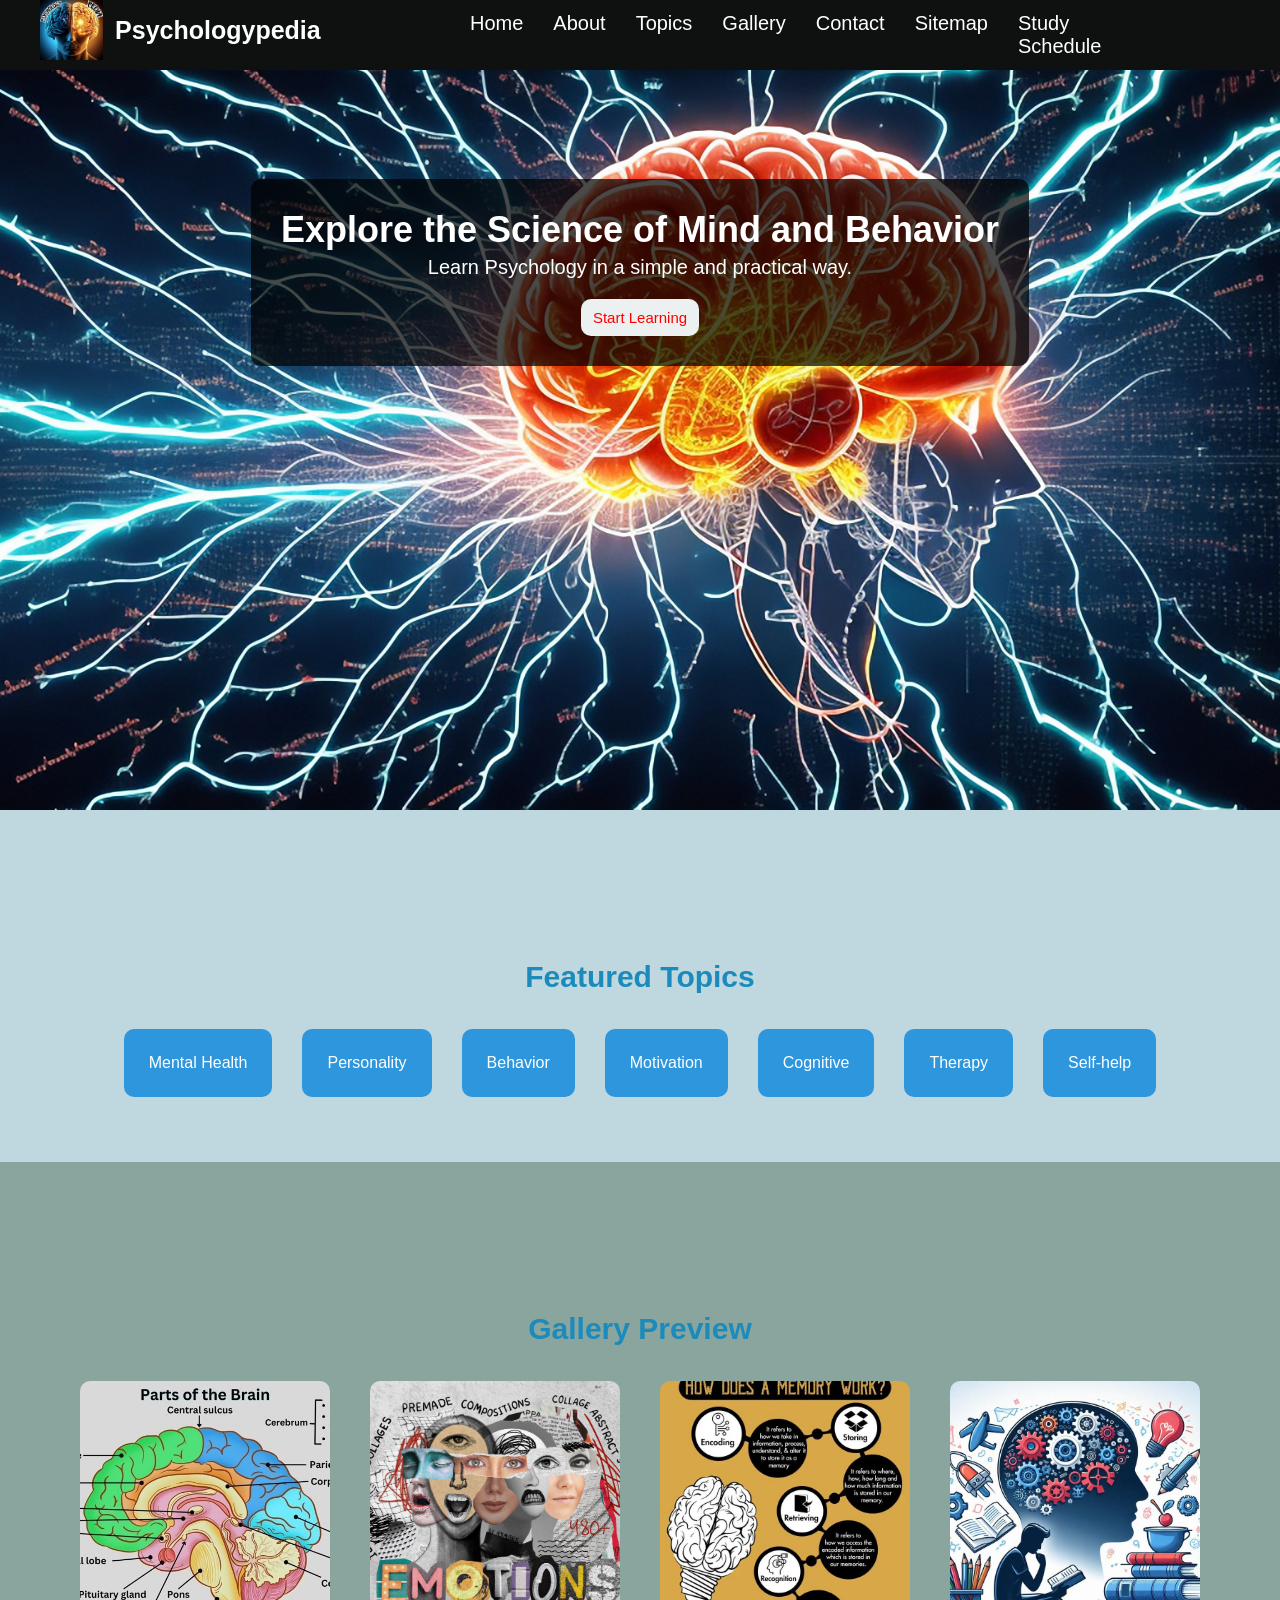
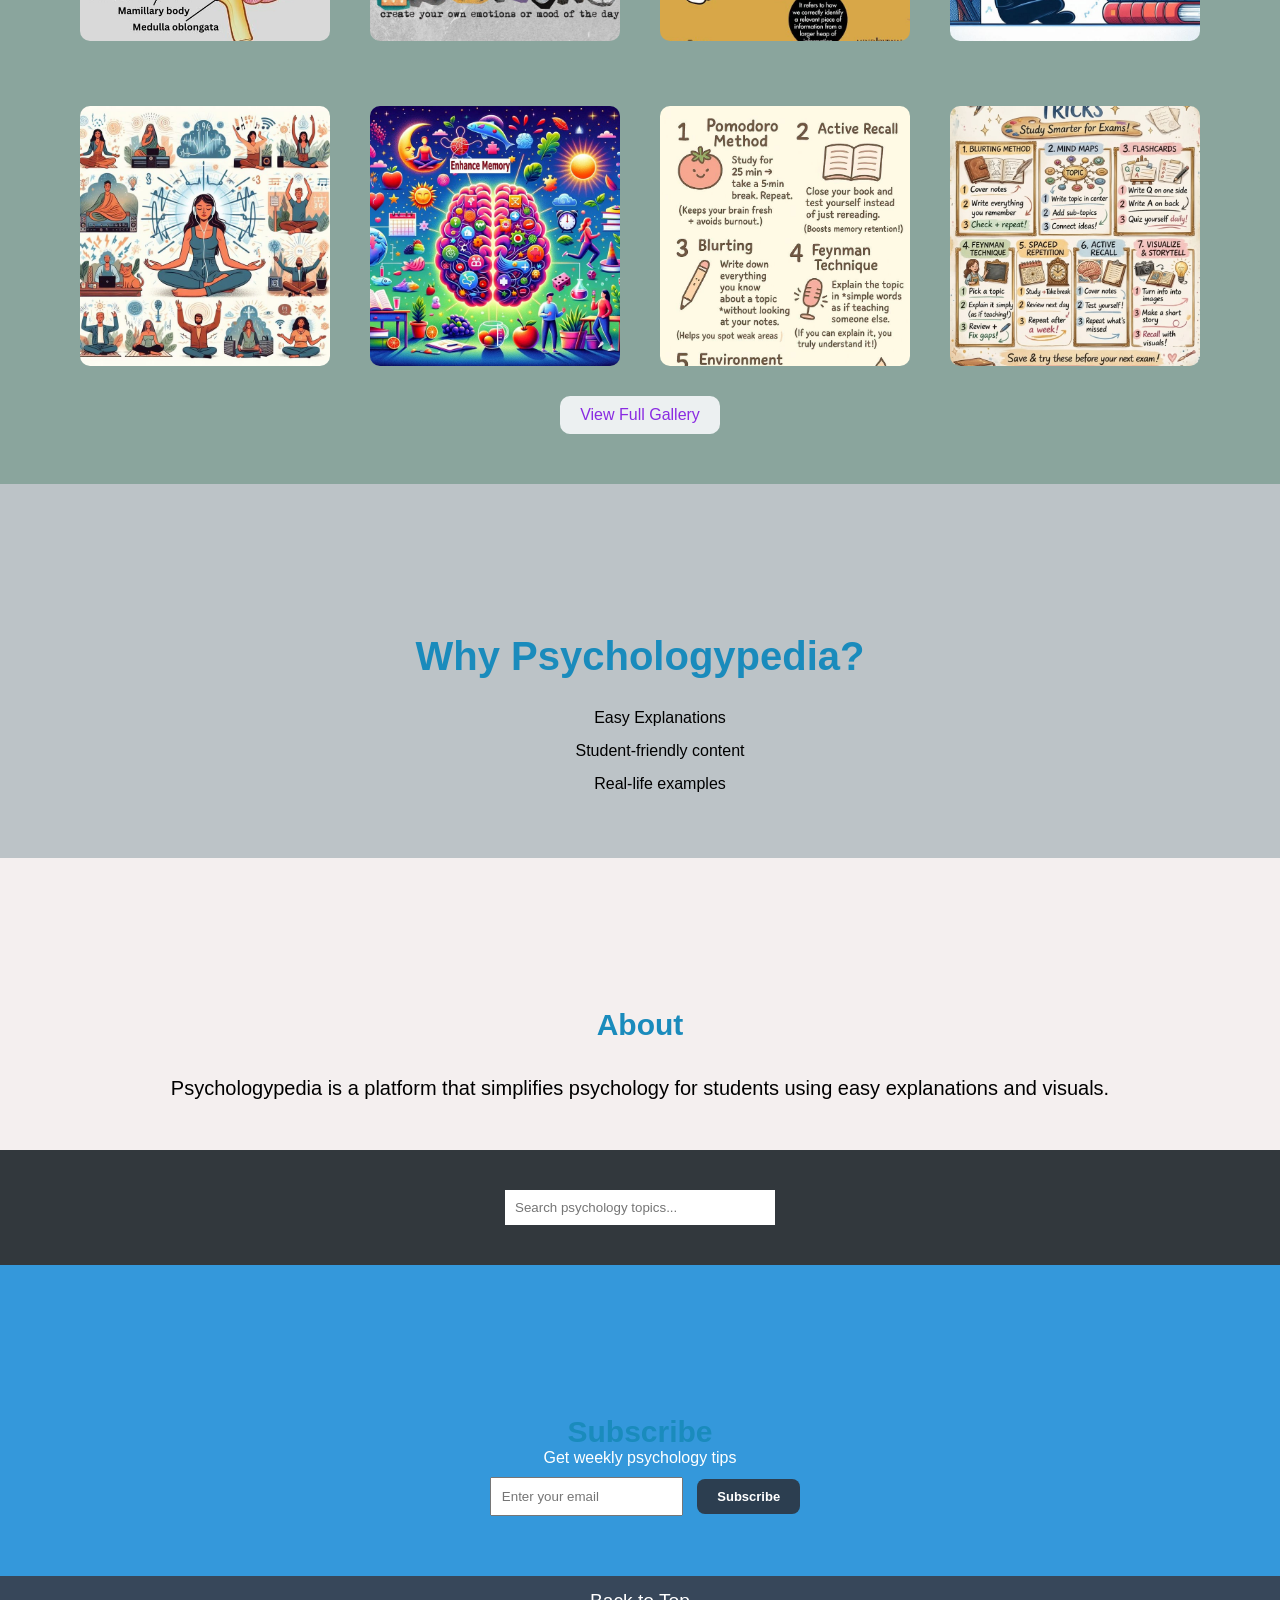
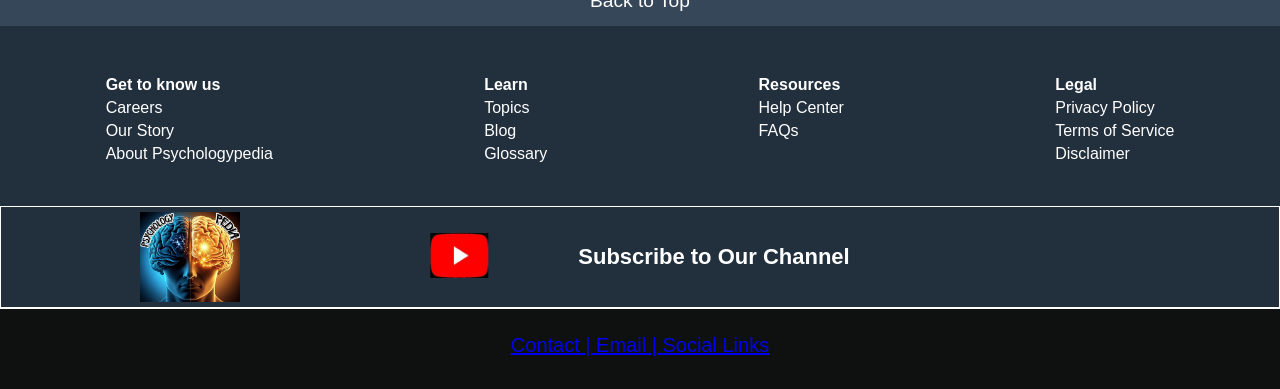
<file: index.html>
<!DOCTYPE html>
<html lang="en">
<head>
    <meta charset="UTF-8">
    <meta name="viewport" content="width=device-width, initial-scale=1.0">
    <title>Psychologypedia</title>
    <link rel="stylesheet" href="style.css">
    <script src="JS/script.js" defer></script>
</head>
<body>

    <!-- PAGE LOADER -->

    <div id = "pageloader">
        <div class="loader"></div>
    </div>

    <!-- HEADER -->
    <header>
        <div class="navbar">
            <div class="nav-logo border">
                <div class="logo">
                    <img src="images/logo.jpeg" alt="logo">
                    <span>Psychologypedia</span>
                </div>
            </div>

            <nav>
                <ul>
                    <li><a href="index.html">Home</a></li>
                    <li><a href="about.html">About</a></li>
                    <li><a href="topics.html">Topics</a></li>
                    <li><a href="gallery.html">Gallery</a></li>
                    <li><a href="contact.html">Contact</a></li>
                    <li><a href="sitemap.html">Sitemap</a></li>
                    <li><a href="table.html">Study Schedule</a></li>
                </ul>
            </nav> 
        </div>
    </header>

<!-- Hero Section -->

<div class="banner">
    <div class="banner-content">
        <h1>Explore the Science of Mind and Behavior</h1>
        <p>Learn Psychology in a simple and practical way.</p>
        <button>Start Learning</button>
    </div>
</div>

<!-- TOPICS -->

<div class="topics">
    <h2>Featured Topics</h2>

    <div class="topic-container">
        <div class="topic" onclick="openTopic('mental-health')">Mental Health</div>
        <div class="topic" onclick="openTopic('personality')">Personality</div>
        <div class="topic" onclick="openTopic('behavior')">Behavior</div>
        <div class="topic" onclick="openTopic('motivation')">Motivation</div>
        <div class="topic" onclick="openTopic('cognitive')">Cognitive</div>
        <div class="topic" onclick="openTopic('therapy')">Therapy</div>
        <div class="topic" onclick="openTopic('selfhelp')">Self-help</div>
    </div>
</div>


<!-- GALLERY SECTION -->

<div class="gallery">
    <h2>Gallery Preview</h2>
    <div class="gallery-container">
        <img src="images/img1.jpeg"> 
        <img src="images/img2.jpg">
        <img src="images/img3.jpeg">
        <img src="images/img4.jpeg">
        <img src="images/img5.jpeg">
        <img src="images/img6.jpeg">
        <img src="images/img7.jpeg">
        <img src="images/img8.jpeg">
    </div>
    <button class="gallery-btn">View Full Gallery</button>
</div>

<!-- WHY SECTION -->

<div class="why">
    <h2>Why Psychologypedia?</h2>
    <ul>
        <li>Easy Explanations</li>
        <li>Student-friendly content</li>
        <li>Real-life examples</li>
    </ul>
</div>

<!-- ABOUT -->

<div class="about">
    <h2>About</h2>
    <p>Psychologypedia is a platform that simplifies psychology for students using easy explanations and visuals.</p>
</div>

<!-- SEARCH -->

<div class="search">
    <input type="text" placeholder="Search psychology topics...">
</div>

<!-- NEWSLETTER -->

<div class="newsletter">
    <h2>Subscribe</h2>
    <p>Get weekly psychology tips</p>
    <input type="email" placeholder="Enter your email">
    <button>Subscribe</button>
</div>

<!-- FOOTER -->

<footer>
    <div class="foot-panel1">
        Back to Top
    </div>

    <div class="foot-panel2">
        <div class="footer-col">
            <p>Get to know us</p>
            <a href="#">Careers</a>
            <a href="#">Our Story</a>
            <a href="#">About Psychologypedia</a>
        </div>

        <div class="footer-col">
            <p>Learn</p>
            <a href="#">Topics</a>
            <a href="#">Blog</a>
            <a href="#">Glossary</a>
        </div>
        
        <div class="footer-col">
            <p>Resources</p>
            <a href="#">Help Center</a>
            <a href="#">FAQs</a>
        </div>

        <div class="footer-col">
            <p>Legal</p>
            <a href="#">Privacy Policy</a>
            <a href="#">Terms of Service</a>
            <a href="#">Disclaimer</a>
        </div>
    </div>
         
    <div class="foot-panel3">

    <div class="icon"></div>

    <div class="yt-container">

        <a href="https://youtube.com/@psychologypedia?si=xezHvtllbLjaqftg" 
           target="_blank" 
           class="yt-link">

            <img src="images/youtube.jpg" alt="YouTube Channel">
        </a>

        <span class="yt-text">Subscribe to Our Channel</span>

    </div>

</div>

    <div class="foot-panel4">
        <div class="pages">
            <a href="#">Contact   |   Email   |   Social Links</a>
        </div>
    </div>
</footer>

<!-- IMAGE POPUP -->

<div class="image-popup" id="imagePopup">
    <span class="close">&times;</span>
    <img class="popup-img" id="popupImg">
</div>
</body> 
</html>
</file>
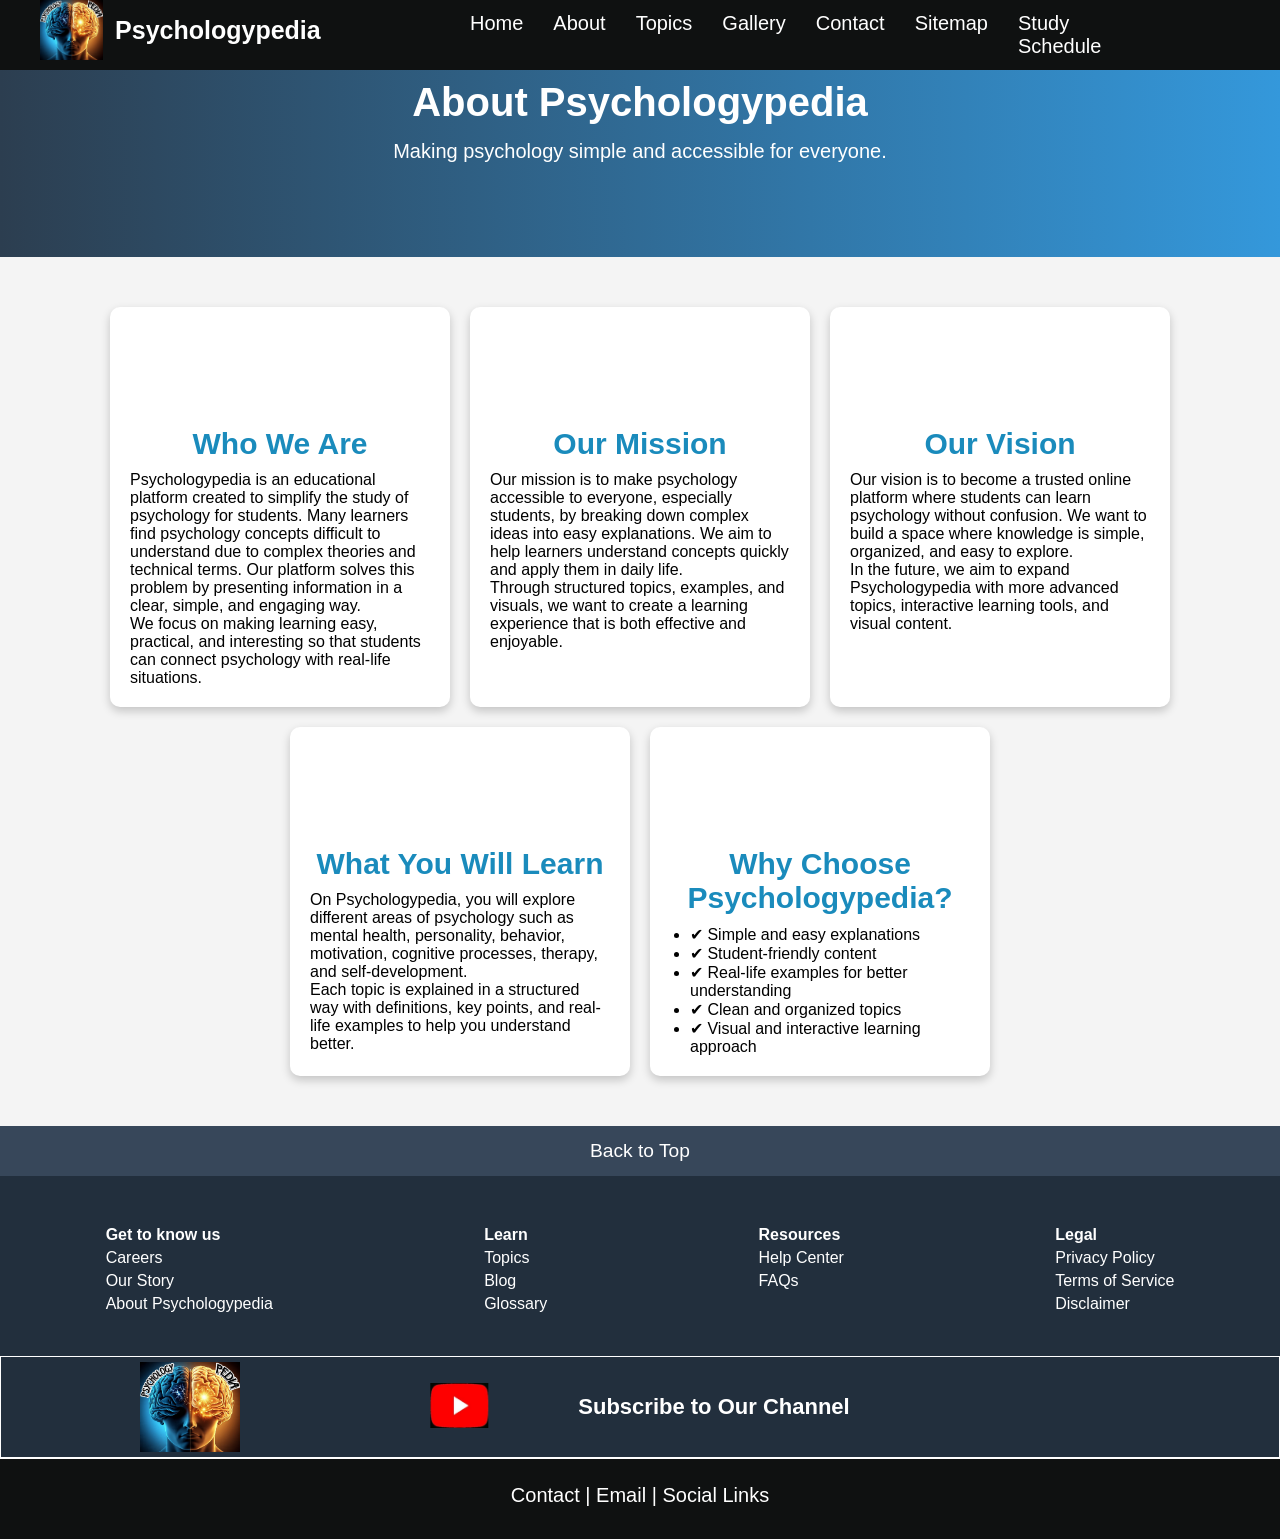
<file: about.html>
<!DOCTYPE html>
<html lang="en">
<head>
    <meta charset="UTF-8">
    <meta name="viewport" content="width=device-width, initial-scale=1.0">
    <title>Psychologypedia</title>
    <link rel="stylesheet" href="style.css">
    
</head>
<body>

     <!-- HEADER -->
    <header>
        <div class="navbar">
            <div class="nav-logo border">
                <div class="logo">
                    <img src="images/logo.jpeg" alt="logo">
                    <span>Psychologypedia</span>
                </div>
            </div>

            <nav>
                <ul>
                    <li><a href="index.html">Home</a></li>
                    <li><a href="about.html">About</a></li>
                    <li><a href="topics.html">Topics</a></li>
                    <li><a href="gallery.html">Gallery</a></li>
                    <li><a href="contact.html">Contact</a></li>
                    <li><a href="sitemap.html">Sitemap</a></li>
                    <li><a href="table.html">Study Schedule</a></li>
                </ul>
            </nav> 
        </div>
    </header>

<!-- ABOUT HEADER -->

<section class="about-header">
    <h1>About Psychologypedia</h1>
    <p>Making psychology simple and accessible for everyone.</p>
</section>

<!-- ABOUT CONTENT -->

<section class="about-content">

  <div class="about-box">
    <h2>Who We Are</h2>
    <p>
      Psychologypedia is an educational platform created to simplify the study of psychology for students.
      Many learners find psychology concepts difficult to understand due to complex theories and technical terms.
      Our platform solves this problem by presenting information in a clear, simple, and engaging way.
    </p>
    <p>
      We focus on making learning easy, practical, and interesting so that students can connect psychology with real-life situations.
    </p>
  </div>

  <div class="about-box">
    <h2>Our Mission</h2>
    <p>
      Our mission is to make psychology accessible to everyone, especially students, by breaking down complex ideas into easy explanations.
      We aim to help learners understand concepts quickly and apply them in daily life.
    </p>
    <p>
      Through structured topics, examples, and visuals, we want to create a learning experience that is both effective and enjoyable.
    </p>
  </div>

  <div class="about-box">
    <h2>Our Vision</h2>
    <p>
      Our vision is to become a trusted online platform where students can learn psychology without confusion.
      We want to build a space where knowledge is simple, organized, and easy to explore.
    </p>
    <p>
      In the future, we aim to expand Psychologypedia with more advanced topics, interactive learning tools, and visual content.
    </p>
  </div>

  <div class="about-box">
    <h2>What You Will Learn</h2>
    <p>
      On Psychologypedia, you will explore different areas of psychology such as mental health, personality, behavior, motivation,
      cognitive processes, therapy, and self-development.
    </p>
    <p>
      Each topic is explained in a structured way with definitions, key points, and real-life examples to help you understand better.
    </p>
  </div>

  <div class="about-box">
    <h2>Why Choose Psychologypedia?</h2>
    <ul>
      <li>✔ Simple and easy explanations</li>
      <li>✔ Student-friendly content</li>
      <li>✔ Real-life examples for better understanding</li>
      <li>✔ Clean and organized topics</li>
      <li>✔ Visual and interactive learning approach</li>
    </ul>
  </div>

</section>

<!-- FOOTER -->

<footer>
    <div class="foot-panel1">
        Back to Top
    </div>

    <div class="foot-panel2">
        <div class="footer-col">
            <p>Get to know us</p>
            <a href="#">Careers</a>
            <a href="#">Our Story</a>
            <a href="#">About Psychologypedia</a>
        </div>

        <div class="footer-col">
            <p>Learn</p>
            <a href="#">Topics</a>
            <a href="#">Blog</a>
            <a href="#">Glossary</a>
        </div>
        
        <div class="footer-col">
            <p>Resources</p>
            <a href="#">Help Center</a>
            <a href="#">FAQs</a>
        </div>

        <div class="footer-col">
            <p>Legal</p>
            <a href="#">Privacy Policy</a>
            <a href="#">Terms of Service</a>
            <a href="#">Disclaimer</a>
        </div>
    </div>
         
    <div class="foot-panel3">

    <div class="icon"></div>

    <div class="yt-container">

        <a href="https://youtube.com/@psychologypedia?si=xezHvtllbLjaqftg" 
           target="_blank" 
           class="yt-link">

            <img src="images/youtube.jpg" alt="YouTube Channel">
        </a>

        <span class="yt-text">Subscribe to Our Channel</span>

    </div>

</div>

    <div class="foot-panel4">
        <div class="pages">
            <a>Contact   |   Email   |   Social Links</a>
        </div>
    </div>
</footer>

<script src="JS/about.js"> defer</script>
</body> 
</html>
</file>
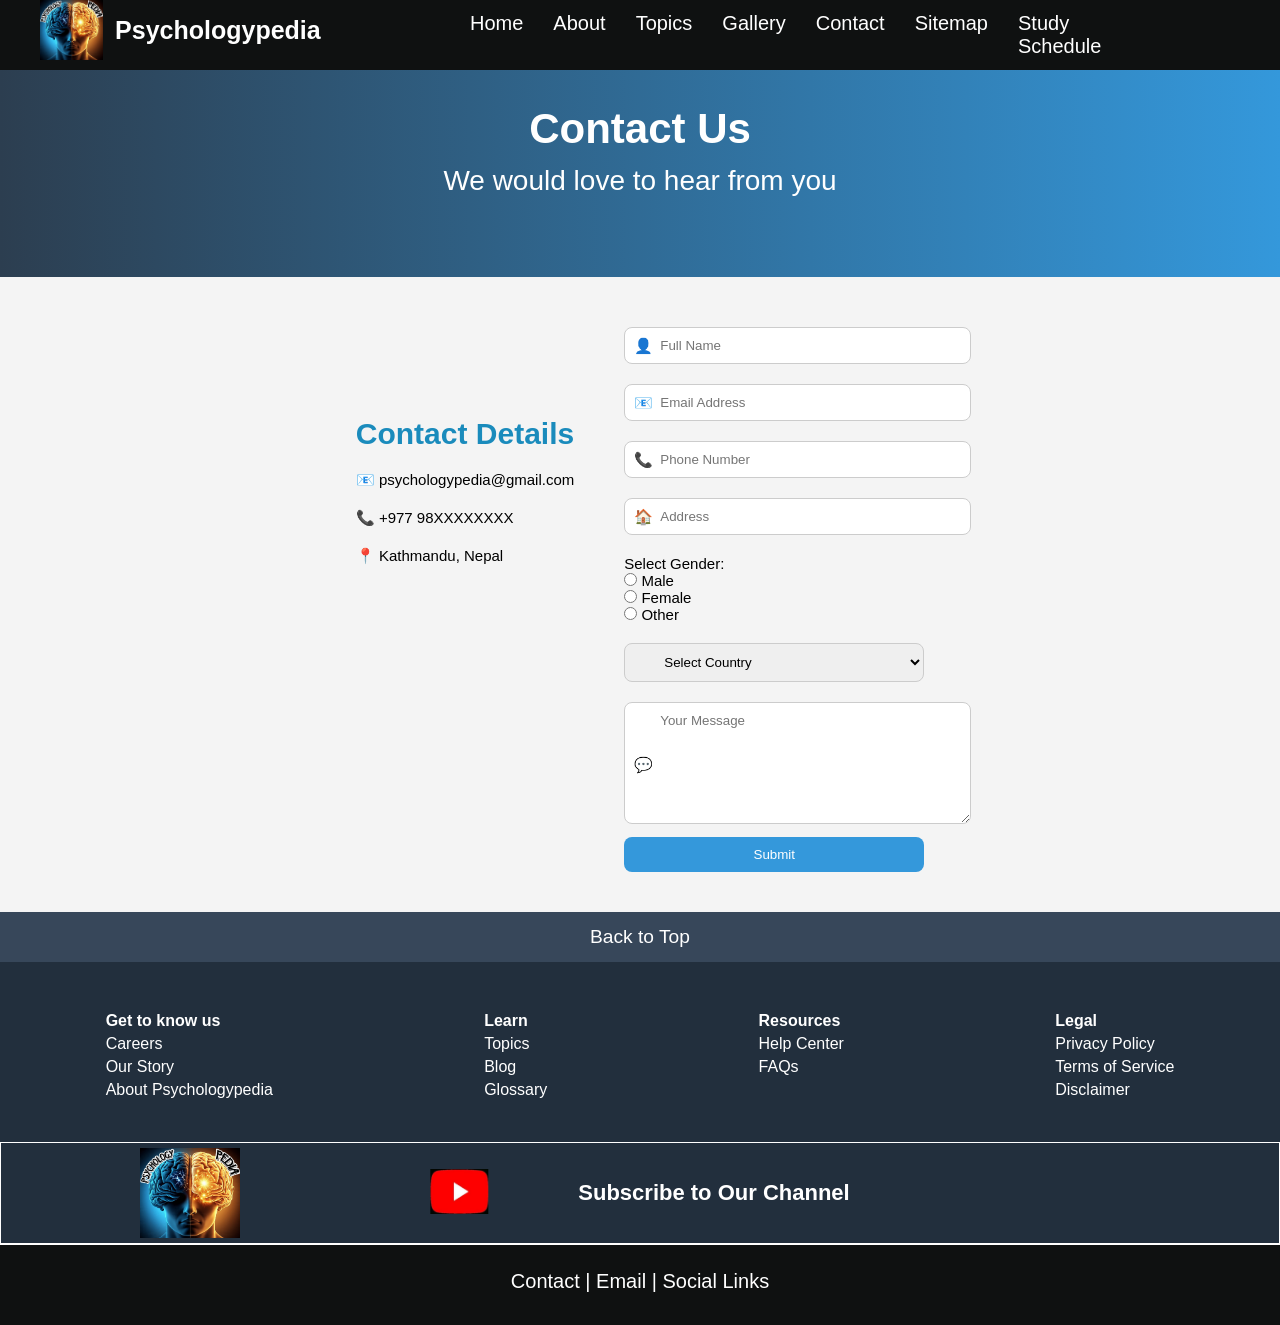
<file: contact.html>
<!DOCTYPE html>
<html lang="en">
<head>
    <meta charset="UTF-8">
    <meta name="viewport" content="width=device-width, initial-scale=1.0">
    <title>Psychologypedia</title>
    <link rel="stylesheet" href="style.css">
</head>
<body>

    <!-- PAGE LOADER -->

    <div id = "pageloader">
        <div class="loader"></div>
    </div>

    <!-- HEADER -->
    <header>
        <div class="navbar">
            <div class="nav-logo border">
                <div class="logo">
                    <img src="images/logo.jpeg" alt="logo">
                    <span>Psychologypedia</span>
                </div>
            </div>

            <nav>
                <ul>
                    <li><a href="index.html">Home</a></li>
                    <li><a href="about.html">About</a></li>
                    <li><a href="topics.html">Topics</a></li>
                    <li><a href="gallery.html">Gallery</a></li>
                    <li><a href="contact.html">Contact</a></li>
                    <li><a href="sitemap.html">Sitemap</a></li>
                    <li><a href="table.html">Study Schedule</a></li>
                </ul>
            </nav> 
        </div>
    </header>


    <!-- CONTACT HEADER -->

<section class="contact-header">
<h1>Contact Us</h1>
<p>We would love to hear from you</p>
</section>
<section class="contact-section">


<div class="contact-info">

<h2>Contact Details</h2>
<p>📧 psychologypedia@gmail.com</p>
<p>📞 +977 98XXXXXXXX</p>
<p>📍 Kathmandu, Nepal</p>
</div>

<form id="contactForm">

<!-- NAME -->

<div class="input-box">
<span>👤</span>
<input type="text" id="name" placeholder="Full Name" required>
</div>

<!-- EMAIL -->

<div class="input-box">
<span>📧</span>
<input type="email" id="email" placeholder="Email Address" required>
</div>

<!-- PHONE -->

<div class="input-box">
<span>📞</span>
<input type="text" id="phone" placeholder="Phone Number" required>
</div>

<!-- ADDRESS -->

<div class="input-box">
<span>🏠</span>
<input type="text" id="address" placeholder="Address" required>
</div>

<!-- GENDER -->

<div class="radio-group">
<p>Select Gender:</p>

<label><input type="radio" name="gender" value="Male" required> Male</label>
<label><input type="radio" name="gender" value="Female"> Female</label>
<label><input type="radio" name="gender" value="Other"> Other</label>

</div>

<!-- COUNTRY -->

<div class="input-box">
<select id="country" required>
<option value="">Select Country</option>
<option value="Nepal">Nepal</option>
<option value="India">India</option>
<option value="USA">USA</option>
<option value="UK">USA</option>
<option value="Japan">Japan</option>
<option value="China">China</option>
<option value="Korea">Korea</option>
<option value="Russia">Russia</option>
<option value="Bhutan">Bhutan</option>
</select>
</div>

<!-- MESSAGE -->

<div class="input-box">
<span>💬</span>
<textarea id="message" placeholder="Your Message" required></textarea>
</div>

<!-- SUBMIT BUTTONS -->

<button type="submit" id="submitBtn">
    <span id="btnText">Submit</span>
    <span id="loader" class="loader"></span>
    </button>

</form>

</section>


<!-- POPUP -->

<div id="popup" class="popup">
<p id="popupText"></p>
</div>

<!-- FOOTER -->

<footer>
    <div class="foot-panel1">
        Back to Top
    </div>

    <div class="foot-panel2">
        <div class="footer-col">
            <p>Get to know us</p>
            <a href="#">Careers</a>
            <a href="#">Our Story</a>
            <a href="#">About Psychologypedia</a>
        </div>

        <div class="footer-col">
            <p>Learn</p>
            <a href="#">Topics</a>
            <a href="#">Blog</a>
            <a href="#">Glossary</a>
        </div>
        
        <div class="footer-col">
            <p>Resources</p>
            <a href="#">Help Center</a>
            <a href="#">FAQs</a>
        </div>

        <div class="footer-col">
            <p>Legal</p>
            <a href="#">Privacy Policy</a>
            <a href="#">Terms of Service</a>
            <a href="#">Disclaimer</a>
        </div>
    </div>
         
    <div class="foot-panel3">

    <div class="icon"></div>

    <div class="yt-container">

        <a href="https://youtube.com/@psychologypedia?si=xezHvtllbLjaqftg" 
           target="_blank" 
           class="yt-link">

            <img src="images/youtube.jpg" alt="YouTube Channel">
        </a>

        <span class="yt-text">Subscribe to Our Channel</span>

    </div>

</div>

    <div class="foot-panel4">
        <div class="pages">
            <a>Contact   |   Email   |   Social Links</a>
        </div>
    </div>
</footer>

 <script src="JS/contact.js" defer></script>

</body>
</html>
</file>
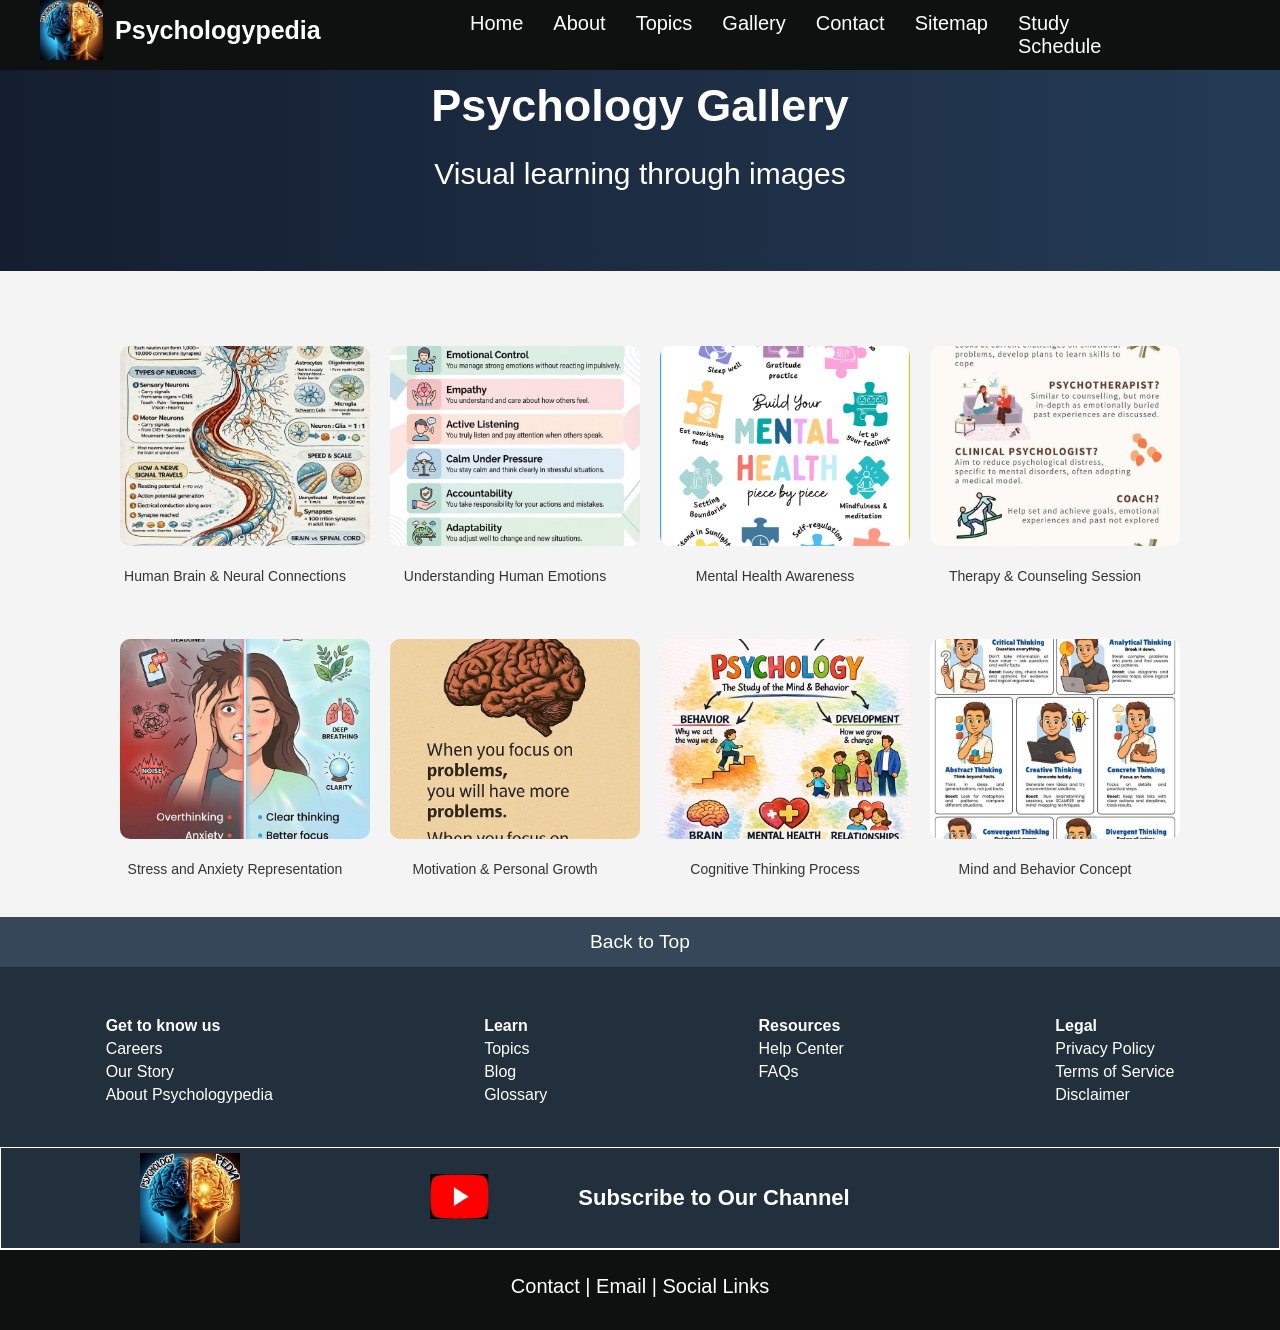
<file: gallery.html>
<!DOCTYPE html>
<html lang="en">
<head>
    <meta charset="UTF-8">
    <meta name="viewport" content="width=device-width, initial-scale=1.0">
    <title>Psychologypedia</title>
    <link rel="stylesheet" href="style.css">
</head>
<body>

    <!-- PAGE LOADER -->

    <div id = "pageloader">
        <div class="loader"></div>
    </div>

    <!-- HEADER -->
    <header>
        <div class="navbar">
            <div class="nav-logo border">
                <div class="logo">
                    <img src="images/logo.jpeg" alt="logo">
                    <span>Psychologypedia</span>
                </div>
            </div>

            <nav>
                <ul>
                    <li><a href="index.html">Home</a></li>
                    <li><a href="about.html">About</a></li>
                    <li><a href="topics.html">Topics</a></li>
                    <li><a href="gallery.html">Gallery</a></li>
                    <li><a href="contact.html">Contact</a></li>
                    <li><a href="sitemap.html">Sitemap</a></li>
                    <li><a href="table.html">Study Schedule</a></li>
                </ul>
            </nav> 
        </div>
    </header>
  

<!-- GALLERY HEADER -->

<section class="gallery-header">
  <h1>Psychology Gallery</h1>
  <p>Visual learning through images</p>
</section>

<!-- GALLERY -->

<section class="gallery-page">
  <div class="gallery-container">

    <div class="gallery-item">
      <img src="images/human brain.jpeg">
      <p>Human Brain & Neural Connections</p>
    </div>

    <div class="gallery-item">
      <img src="images/human emotions.jpeg">
      <p>Understanding Human Emotions</p>
    </div>

    <div class="gallery-item">
      <img src="images/mental health.jpeg">
      <p>Mental Health Awareness</p>
    </div>

    <div class="gallery-item">
      <img src="images/counselling.jpeg">
      <p>Therapy & Counseling Session</p>
    </div>

    <div class="gallery-item">
      <img src="images/stress.jpeg">
      <p>Stress and Anxiety Representation</p>
    </div>

    <div class="gallery-item">
      <img src="images/motivation.jpg">
      <p>Motivation & Personal Growth</p>
    </div>

    <div class="gallery-item">
      <img src="images/cognitive.jpeg">
      <p>Cognitive Thinking Process</p>
    </div>

    <div class="gallery-item">
      <img src="images/mind.jpeg">
      <p>Mind and Behavior Concept</p>
    </div>

  </div>
</section>

<!-- POPUP SLIDESHOW -->

<div class="image-popup" id="imagePopup">
  <span class="close">&times;</span>
  <button class="prev">&#10094;</button>
  <img class="popup-img" id="popupImg">
  <button class="next">&#10095;</button>
</div>

<!-- FOOTER -->

<footer>
    <div class="foot-panel1">
        Back to Top
    </div>

    <div class="foot-panel2">
        <div class="footer-col">
            <p>Get to know us</p>
            <a href="#">Careers</a>
            <a href="#">Our Story</a>
            <a href="#">About Psychologypedia</a>
        </div>

        <div class="footer-col">
            <p>Learn</p>
            <a href="#">Topics</a>
            <a href="#">Blog</a>
            <a href="#">Glossary</a>
        </div>
        
        <div class="footer-col">
            <p>Resources</p>
            <a href="#">Help Center</a>
            <a href="#">FAQs</a>
        </div>

        <div class="footer-col">
            <p>Legal</p>
            <a href="#">Privacy Policy</a>
            <a href="#">Terms of Service</a>
            <a href="#">Disclaimer</a>
        </div>
    </div>
         
    <div class="foot-panel3">

    <div class="icon"></div>

    <div class="yt-container">

        <a href="https://youtube.com/@psychologypedia?si=xezHvtllbLjaqftg" 
           target="_blank" 
           class="yt-link">

            <img src="images/youtube.jpg" alt="YouTube Channel">
        </a>

        <span class="yt-text">Subscribe to Our Channel</span>

    </div>

</div>

    <div class="foot-panel4">
        <div class="pages">
            <a>Contact   |   Email   |   Social Links</a>
        </div>
    </div>
</footer>

<script src="JS/gallery.js"> defer</script>
</body> 
</html>
</file>
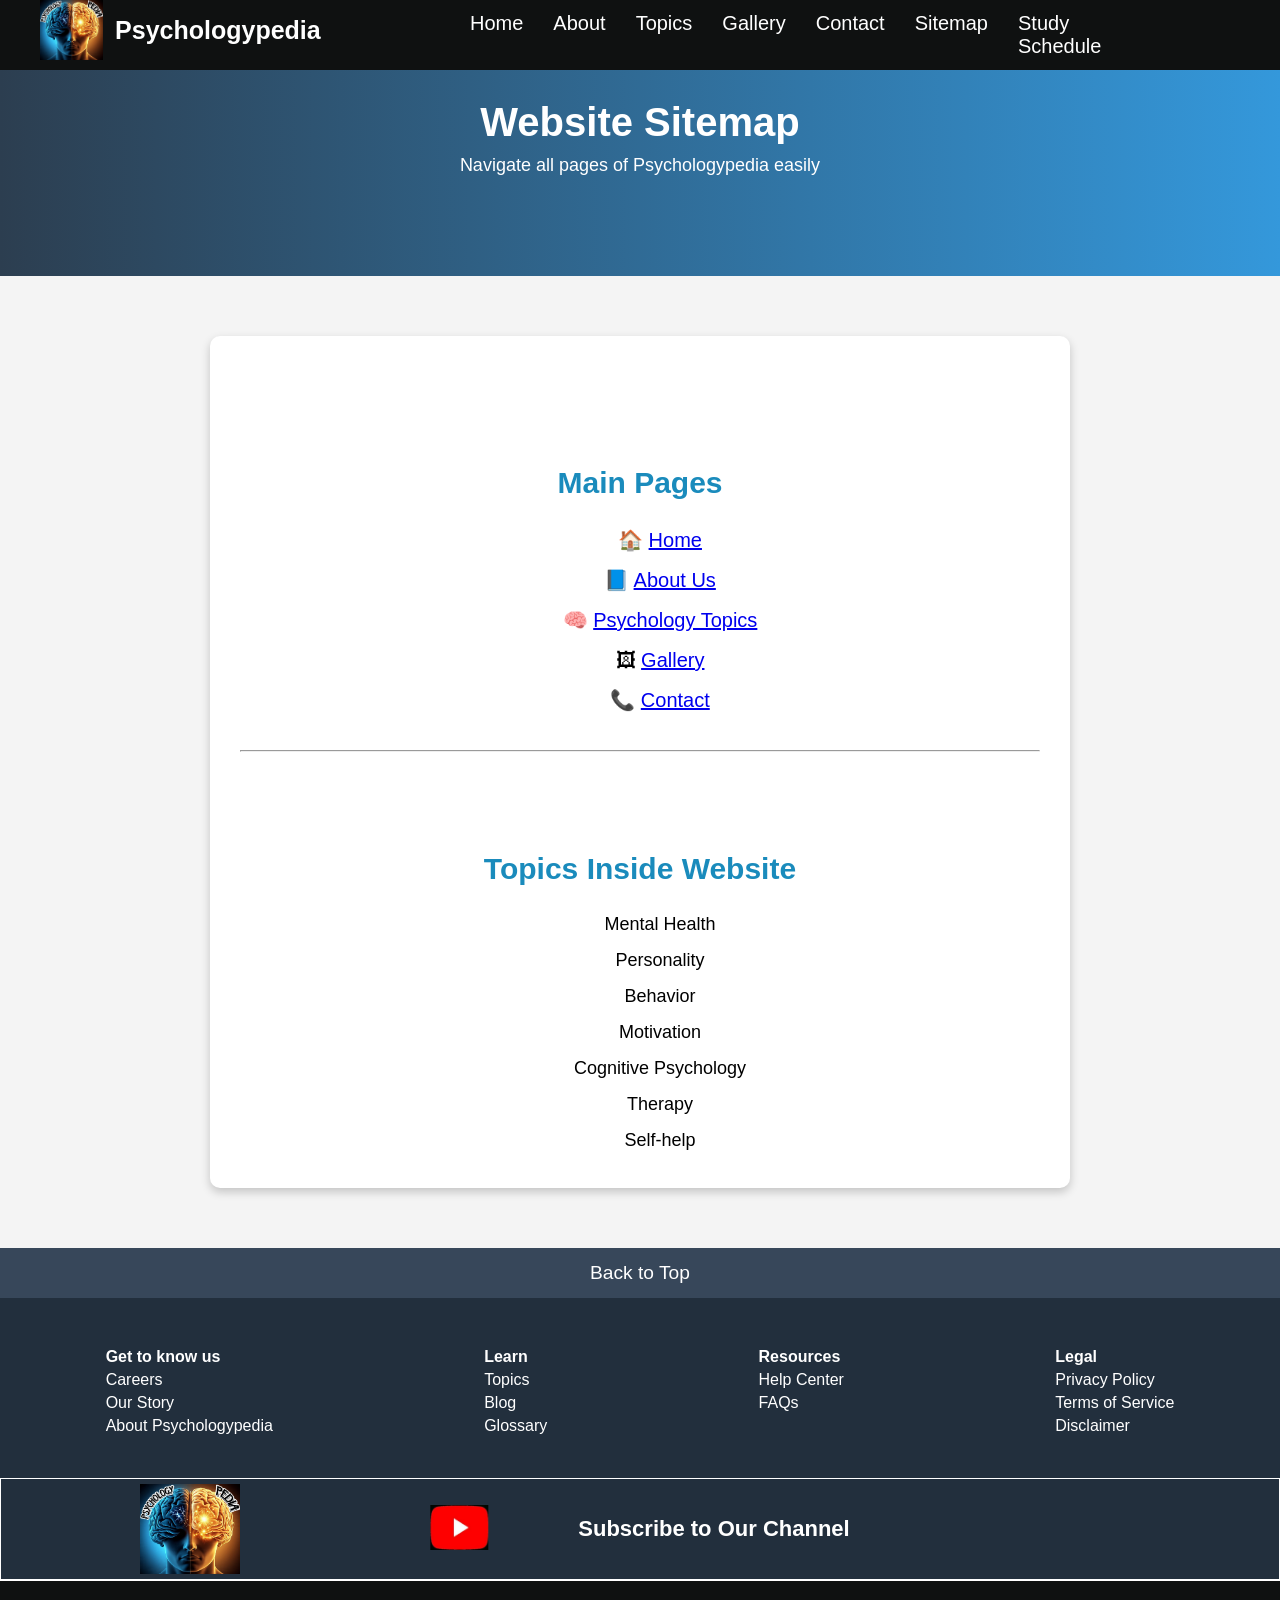
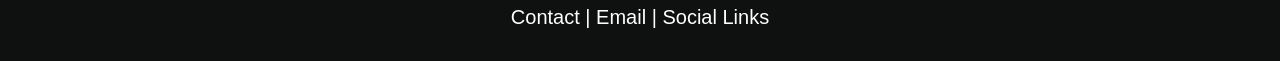
<file: sitemap.html>
<!DOCTYPE html>
<html lang="en">
<head>
  <meta charset="UTF-8">
  <meta name="viewport" content="width=device-width, initial-scale=1.0">
  <title>Psychologypedia | Sitemap</title>
  <link rel="stylesheet" href="style.css">
</head>
<body>

<!-- HEADER  -->
<header>
  <div class="navbar">
    <div class="nav-logo border">
      <div class="logo">
        <img src="images/logo.jpeg" alt="logo">
        <span>Psychologypedia</span>
      </div>
    </div>

    <nav>
      <ul>
        <li><a href="index.html">Home</a></li>
        <li><a href="about.html">About</a></li>
        <li><a href="topics.html">Topics</a></li>
        <li><a href="gallery.html">Gallery</a></li>
        <li><a href="contact.html">Contact</a></li>
        <li><a href="sitemap.html">Sitemap</a></li>
        <li><a href="table.html">Study Schedule</a></li>
      </ul>
    </nav> 
  </div>
</header>

<!-- SITEMAP HEADER -->
<section style="text-align:center; padding:100px 20px; background:linear-gradient(to right,#2c3e50,#3498db); color:white;">
  <h1 style="font-size:40px;">Website Sitemap</h1>
  <p style="margin-top:10px; font-size:18px;">Navigate all pages of Psychologypedia easily</p>
</section>

<!-- SITEMAP CONTENT -->
<section style="padding:60px; background:#f4f4f4; text-align:center;">
  
  <div style="max-width:800px; margin:auto; background:white; padding:30px; border-radius:10px; box-shadow:0 4px 10px rgba(0,0,0,0.2);">

    <h2 style="margin-bottom:20px;">Main Pages</h2>

    <ul style="list-style:none; font-size:20px; line-height:2;">
      <li>🏠 <a href="index.html">Home</a></li>
      <li>📘 <a href="about.html">About Us</a></li>
      <li>🧠 <a href="topics.html">Psychology Topics</a></li>
      <li>🖼 <a href="gallery.html">Gallery</a></li>
      <li>📞 <a href="contact.html">Contact</a></li>
    </ul>

    <hr style="margin:30px 0;">

    <h2 style="margin-bottom:20px;">Topics Inside Website</h2>

    <ul style="list-style:none; font-size:18px; line-height:2;">
      <li>Mental Health</li>
      <li>Personality</li>
      <li>Behavior</li>
      <li>Motivation</li>
      <li>Cognitive Psychology</li>
      <li>Therapy</li>
      <li>Self-help</li>
    </ul>

  </div>

</section>

<!-- FOOTER (same as your site) -->
<footer>
    <div class="foot-panel1">
        Back to Top
    </div>

    <div class="foot-panel2">
        <div class="footer-col">
            <p>Get to know us</p>
            <a href="#">Careers</a>
            <a href="#">Our Story</a>
            <a href="#">About Psychologypedia</a>
        </div>

        <div class="footer-col">
            <p>Learn</p>
            <a href="#">Topics</a>
            <a href="#">Blog</a>
            <a href="#">Glossary</a>
        </div>
        
        <div class="footer-col">
            <p>Resources</p>
            <a href="#">Help Center</a>
            <a href="#">FAQs</a>
        </div>

        <div class="footer-col">
            <p>Legal</p>
            <a href="#">Privacy Policy</a>
            <a href="#">Terms of Service</a>
            <a href="#">Disclaimer</a>
        </div>
    </div>
         
    <div class="foot-panel3">

    <div class="icon"></div>

    <div class="yt-container">

        <a href="https://youtube.com/@psychologypedia?si=xezHvtllbLjaqftg" 
           target="_blank" 
           class="yt-link">

            <img src="images/youtube.jpg" alt="YouTube Channel">
        </a>

        <span class="yt-text">Subscribe to Our Channel</span>

    </div>

</div>
    <div class="foot-panel4">
        <div class="pages">
            <a>Contact | Email | Social Links</a>
        </div>
    </div>
</footer>

</body>
</html>
</file>
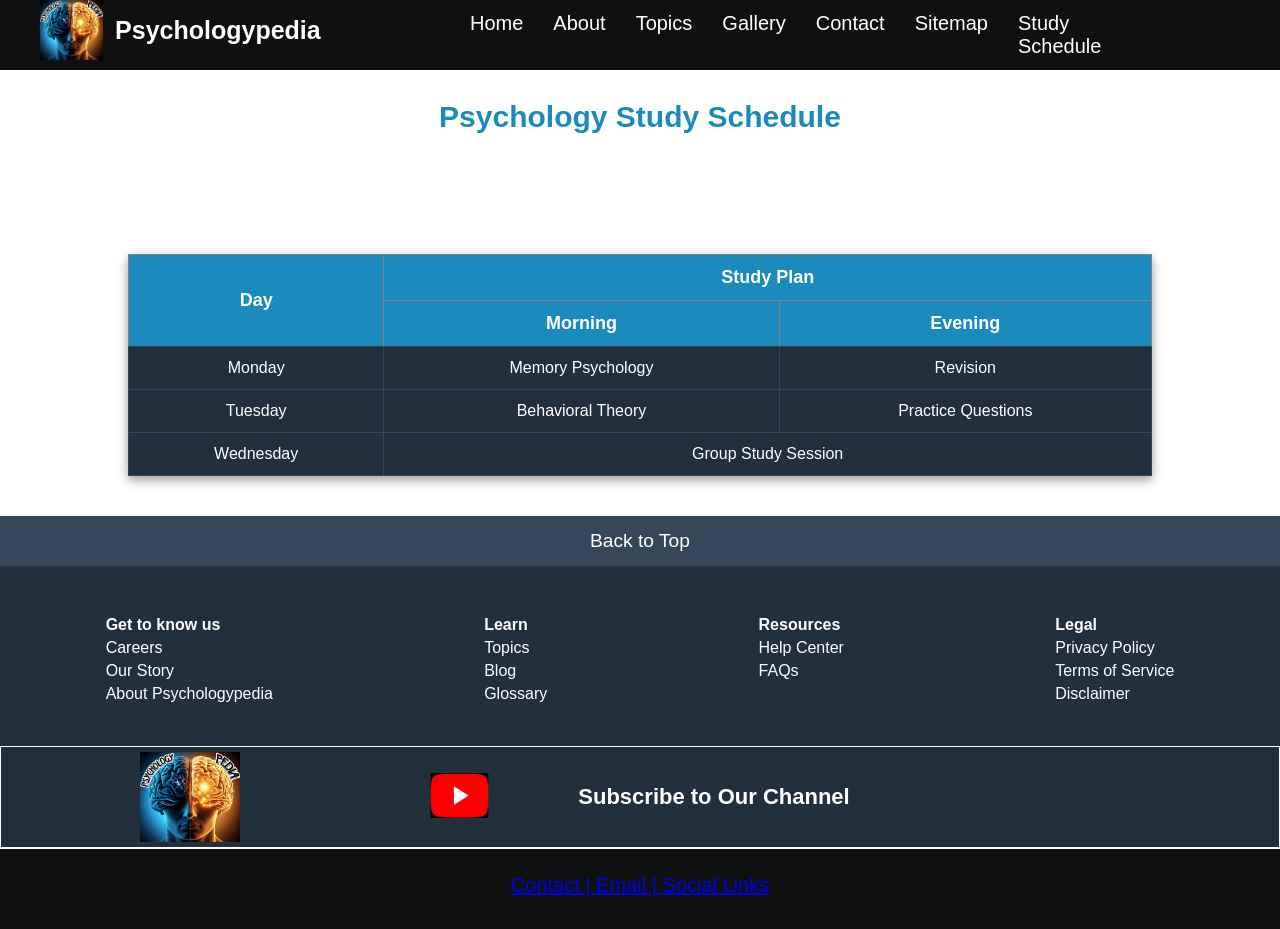
<file: table.html>
<!DOCTYPE html>
<html lang="en">
<head>
    <meta charset="UTF-8">
    <meta name="viewport" content="width=device-width, initial-scale=1.0">
    <title>Psychologypedia</title>
    <link rel="stylesheet" href="style.css">
    
</head>
<body>

     <!-- HEADER -->
    <header>
        <div class="navbar">
            <div class="nav-logo border">
                <div class="logo">
                    <img src="images/logo.jpeg" alt="logo">
                    <span>Psychologypedia</span>
                </div>
            </div>

            <nav>
                <ul>
                    <li><a href="index.html">Home</a></li>
                    <li><a href="about.html">About</a></li>
                    <li><a href="topics.html">Topics</a></li>
                    <li><a href="gallery.html">Gallery</a></li>
                    <li><a href="contact.html">Contact</a></li>
                    <li><a href="sitemap.html">Sitemap</a></li>
                    <li><a href="table.html">Study Schedule</a></li>
                </ul>
            </nav> 
        </div>
    </header>

<h2>Psychology Study Schedule</h2>

<table border="1" cellpadding="10" cellspacing="0">

    <tr>
        <th rowspan="2">Day</th>
        <th colspan="2">Study Plan</th>
    </tr>

    <tr>
        <th>Morning</th>
        <th>Evening</th>
    </tr>

    <tr>
        <td>Monday</td>
        <td>Memory Psychology</td>
        <td>Revision</td>
    </tr>

    <tr>
        <td>Tuesday</td>
        <td>Behavioral Theory</td>
        <td>Practice Questions</td>
    </tr>

    <tr>
        <td>Wednesday</td>
        <td colspan="2">Group Study Session</td>
    </tr>

</table>

<!-- FOOTER -->

<footer>
    <div class="foot-panel1">
        Back to Top
    </div>

    <div class="foot-panel2">
        <div class="footer-col">
            <p>Get to know us</p>
            <a href="#">Careers</a>
            <a href="#">Our Story</a>
            <a href="#">About Psychologypedia</a>
        </div>

        <div class="footer-col">
            <p>Learn</p>
            <a href="#">Topics</a>
            <a href="#">Blog</a>
            <a href="#">Glossary</a>
        </div>
        
        <div class="footer-col">
            <p>Resources</p>
            <a href="#">Help Center</a>
            <a href="#">FAQs</a>
        </div>

        <div class="footer-col">
            <p>Legal</p>
            <a href="#">Privacy Policy</a>
            <a href="#">Terms of Service</a>
            <a href="#">Disclaimer</a>
        </div>
    </div>
         
    <div class="foot-panel3">

    <div class="icon"></div>

    <div class="yt-container">

        <a href="https://youtube.com/@psychologypedia?si=xezHvtllbLjaqftg" 
           target="_blank" 
           class="yt-link">

            <img src="images/youtube.jpg" alt="YouTube Channel">
        </a>

        <span class="yt-text">Subscribe to Our Channel</span>

    </div>

</div>

    <div class="foot-panel4">
        <div class="pages">
            <a href="#">Contact   |   Email   |   Social Links</a>
        </div>
    </div>
</footer>

<!-- IMAGE POPUP -->

<div class="image-popup" id="imagePopup">
    <span class="close">&times;</span>
    <img class="popup-img" id="popupImg">
</div>
</body> 
</html>
</file>
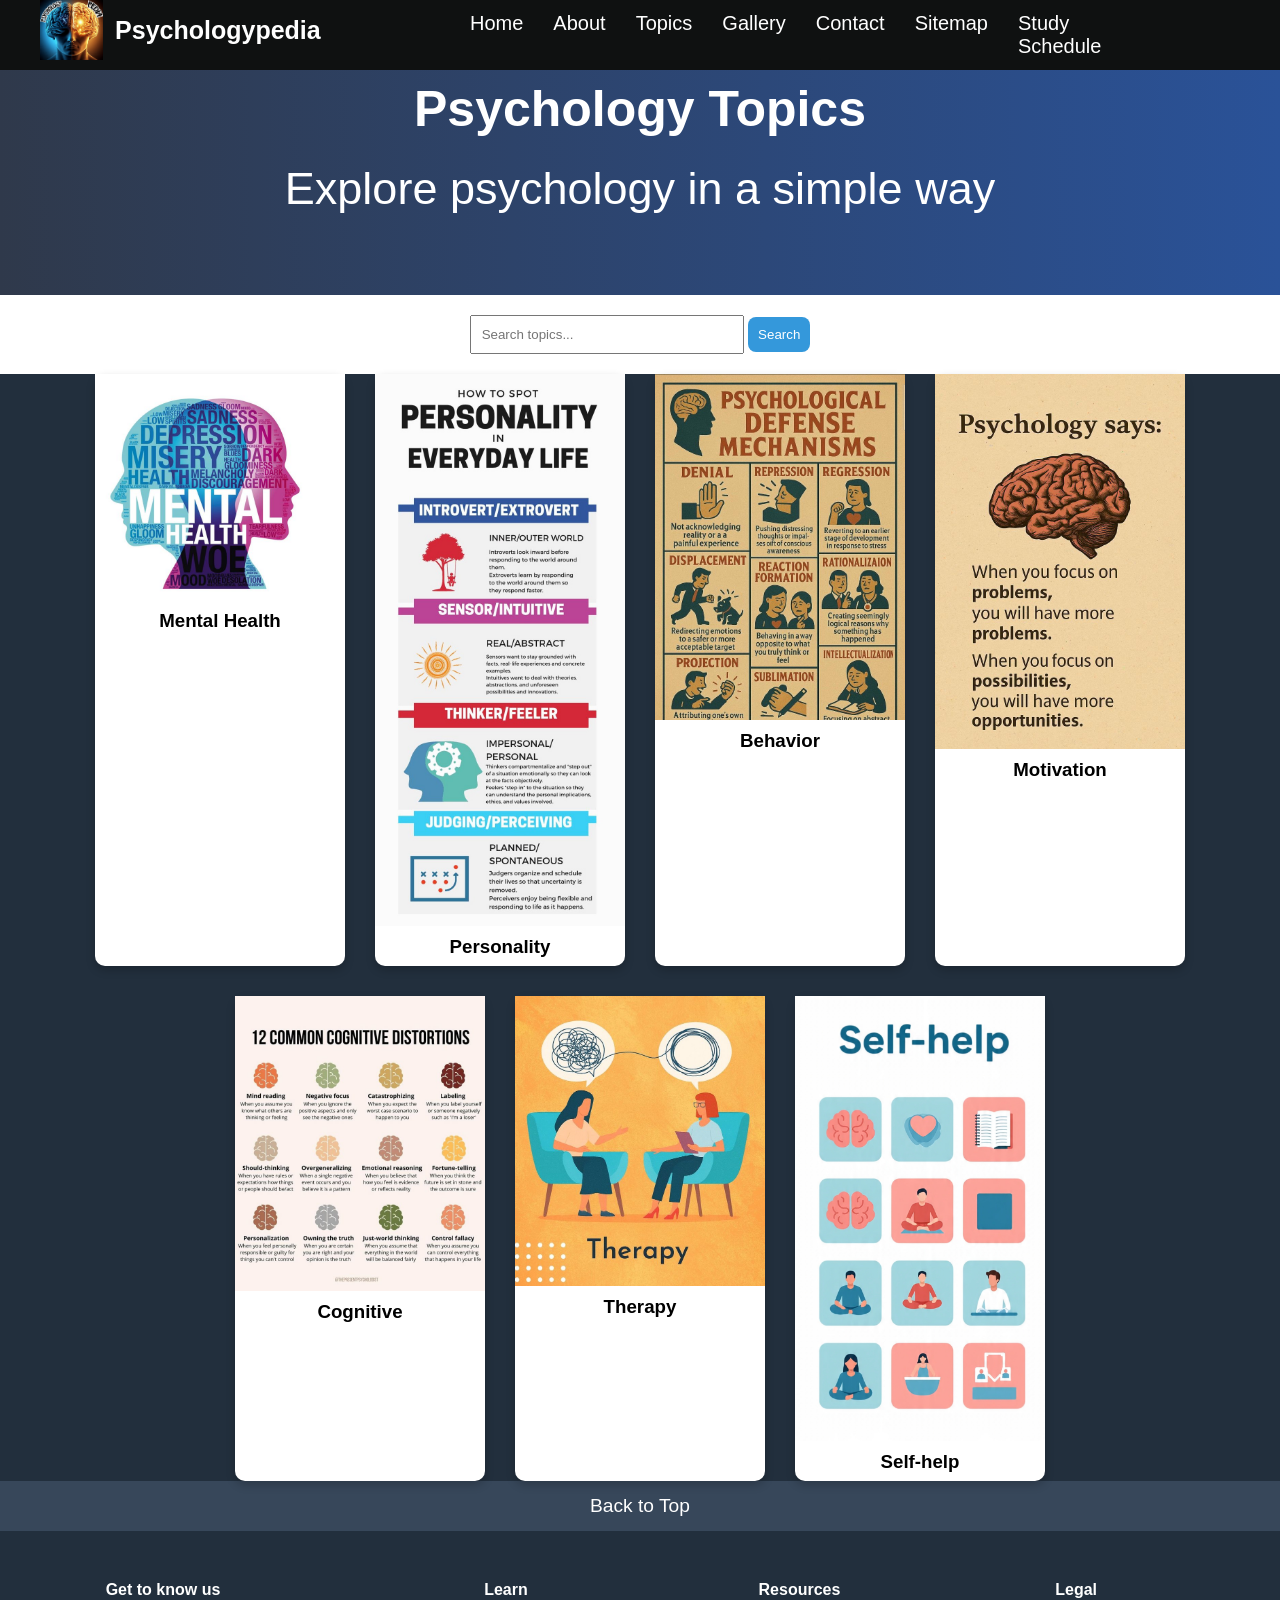
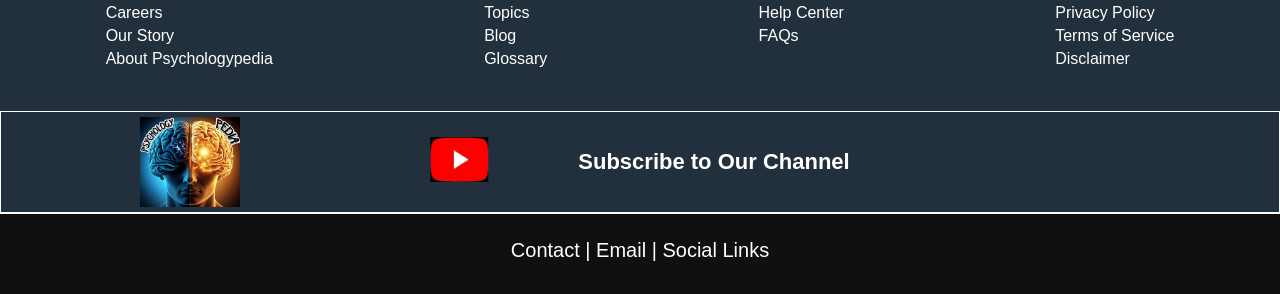
<file: topics.html>
<!DOCTYPE html>
<html lang="en">
<head>
    <meta charset="UTF-8">
    <meta name="viewport" content="width=device-width, initial-scale=1.0">
    <title>Psychologypedia</title>
    <link rel="stylesheet" href="style.css">
    
</head>
<body>

     <!-- HEADER -->
    <header>
        <div class="navbar">
            <div class="nav-logo border">
                <div class="logo">
                    <img src="images/logo.jpeg" alt="logo">
                    <span>Psychologypedia</span>
                </div>
            </div>

            <nav>
                <ul>
                    <li><a href="index.html">Home</a></li>
                    <li><a href="about.html">About</a></li>
                    <li><a href="topics.html">Topics</a></li>
                    <li><a href="gallery.html">Gallery</a></li>
                    <li><a href="contact.html">Contact</a></li>
                    <li><a href="sitemap.html">Sitemap</a></li>
                    <li><a href="table.html">Study Schedule</a></li>
                </ul>
            </nav> 
        </div>
    </header>

<!-- TOPIC HEADER -->
<section class="topics-header">
  <h1>Psychology Topics</h1>
  <p>Explore psychology in a simple way</p>
</section>

<!-- SEARCH -->
<div class="topics-search">
  <input type="text" id="topicSearch" placeholder="Search topics...">
  <button onclick="searchTopics()">Search</button>
</div>

<!-- TOPIC LIST -->
<section class="topics-list" id="topicsList">
  <div class="topics-container">

    <div class="topic-card" onclick="openTopic('mental-health')">
      <img src="images/mental.jpg">
      <h3>Mental Health</h3>
    </div>

    <div class="topic-card" onclick="openTopic('personality')">
      <img src="images/personality.jpg">
      <h3>Personality</h3>
    </div>

    <div class="topic-card" onclick="openTopic('behavior')">
      <img src="images/behavior.jpg">
      <h3>Behavior</h3>
    </div>

    <div class="topic-card" onclick="openTopic('motivation')">
      <img src="images/motivation.jpg">
      <h3>Motivation</h3>
    </div>

    <div class="topic-card" onclick="openTopic('cognitive')">
      <img src="images/cognitive.jpg">
      <h3>Cognitive</h3>
    </div>

    <div class="topic-card" onclick="openTopic('therapy')">
      <img src="images/therapy.jpg">
      <h3>Therapy</h3>
    </div>

    <div class="topic-card" onclick="openTopic('selfhelp')">
      <img src="images/selfhelp.jpg">
      <h3>Self-help</h3>
    </div>
  </div>
</section>

<!-- TOPIC CONTENT -->
<section class="topic-page" id="topicPage" style="display:none;">
  <h1 id="topic-title"></h1>
  <p id="topic-content"></p>

  <div class="topic-navigation">
    <button id="prevBtn">⬅ Previous</button>
    <button id="nextBtn">Next ➡</button>
  </div>

  <div class="back-btn">
    <button onclick="goBack()">⬅ Back</button>
  </div>
</section>

<!-- FOOTER -->

<footer>
    <div class="foot-panel1">
        Back to Top
    </div>

    <div class="foot-panel2">
        <div class="footer-col">
            <p>Get to know us</p>
            <a href="#">Careers</a>
            <a href="#">Our Story</a>
            <a href="#">About Psychologypedia</a>
        </div>

        <div class="footer-col">
            <p>Learn</p>
            <a href="#">Topics</a>
            <a href="#">Blog</a>
            <a href="#">Glossary</a>
        </div>
        
        <div class="footer-col">
            <p>Resources</p>
            <a href="#">Help Center</a>
            <a href="#">FAQs</a>
        </div>

        <div class="footer-col">
            <p>Legal</p>
            <a href="#">Privacy Policy</a>
            <a href="#">Terms of Service</a>
            <a href="#">Disclaimer</a>
        </div>
    </div>
         
    <div class="foot-panel3">

    <div class="icon"></div>

    <div class="yt-container">

        <a href="https://youtube.com/@psychologypedia?si=xezHvtllbLjaqftg" 
           target="_blank" 
           class="yt-link">

            <img src="images/youtube.jpg" alt="YouTube Channel">
        </a>

        <span class="yt-text">Subscribe to Our Channel</span>

    </div>

</div>

    <div class="foot-panel4">
        <div class="pages">
            <a>Contact   |   Email   |   Social Links</a>
        </div>
    </div>
</footer>

 <script src="JS/topics.js" defer></script>

</body>
</html>
</file>
<file: style.css>
*{
  margin: 0;
  font-family: Arial;
  border: border-box;
}

/* NAVBAR*/
.navbar {
  height: 70px;
  background: #0f1111;
  color: white;
  display: flex;
  align-items: center;
  justify-content: space-evenly;
  position: fixed;
  top: 0;
  left: 0;
  transition: 0.3s ease;
  z-index: 9999;
}

.navbar.scrolled{
  background: #2c3e50;
  transition: 0.3s ease;
}

.nav-logo{
  height: 70px;
  width: 100px;
  margin-right: 330px;
}

.logo{
  display: flex;
  height: 60px;
  width: 100%;
  font-size: 25px;
  font-weight: bold;
  display: flex;
  align-items: center;
  gap: 12px;
  }

  .logo img{
    height: 60px;
    width: 100%;
    margin-left: 40px;
  }

nav ul {
  list-style: none;
  display: flex;
  margin-right: 330px;      
}

nav ul li {
  margin-right: 30px;
  align-items: center;  
  justify-content: center;         
}

nav ul li a {
  color: white;
  text-decoration: none;
  font-size: 20px;
  display: flex;
}

nav ul li a:hover {
  color: #1a8bbc; 
}

/* HEADER SECTION */

.banner{
  height: 90vh;
  background: url("images/banner.jpg") no-repeat center/cover;
  display: flex;
  justify-content: center;
  align-items: center;
}

.banner-content{
  text-align: center;
  color: white;
  background-color: rgba(0, 0, 0, 0.707);
  padding: 30px;
  border-radius: 10px;
  margin-bottom: 400px;
  margin-top: 135px;
}

.banner-content h1{
  font-size: 36px;
  margin-bottom: 5px;
}

.banner-content p{
  margin-bottom: 20px;
  font-size: 20px;
}

.banner-content button{
  padding: 10px 12px;
  font-size: 15px;
  border-radius: 10px;
  color: red ;
  background: #ecf0f1;
}

.banner-content button:hover{
  background: #44d7ba;
}

/* TOPIC SECTION */

.topics{
  padding: 50px;
  text-align: center;
  background: #bfd7de;
  scroll-margin-top: 80px;
}
.topic-container{
  display: flex;
  flex-wrap: wrap;
  justify-content: center;
}

.topic{
  background: #2d96dc;
  color: white;
  padding: 25px;
  margin: 15px;
  border-radius: 10px;
  margin-top: 35px;
  font-size: 16px;
  transition: 0.3s;
}

#topics{
  padding-top: 100px;
  margin-top: -100px;
}

.topic.highlight{
  border: 3px solid yellow;
  background: #1a8bbc;
  transform: scale(1.05);
}

/* GALLERY */

.gallery{
  padding: 50px;
  text-align: center;
  background: #8aa59d;
}

.gallery-container{
  display: flex;
  flex-wrap: wrap;
  justify-content: center;
}

.gallery-container img{
  width: 250px;
  height: 260px;  margin: 10px;
  border-radius: 10px;
  object-fit: cover;
  margin-top: 35px;
}

.gallery-btn{
  margin-top: 20px;
  padding: 10px 20px;
  border-radius: 10px;
  color: blueviolet;
  font-size: 16px;
  font-weight: 500;
  background: #ecf0f1;
 
}

.gallery-btn:hover{
  color: #db3434;
  font-weight: 300;
  background: #0ad3ab;
}

/* IMAGE POPUP BACKGROUND */

.image-popup{
  display: none;
  position: fixed;
  top: 0;
  left: 0;
  width: 100%;
  height: 100%;
  background-color: rgba(0, 0, 0, 0.9);
  justify-content: center;
  align-items: center;
  z-index: 1000;
}

/* POPUP IMAGE */

.popup-img{
  max-width: 80%;
  max-height: 80%;
  border-radius: 10px;
}

/* CLOSE BUTTON */

.close{
  position: absolute;
  top: 20px;
  right: 40px;
  color: white;
  font-size: 40px;
  cursor: pointer;
}

.gallery-container img{
  cursor: pointer;
  transition: transform 0.3s;
}

.gallery-container img:hover{
  transform: scale(1.05);
}
/* WHY */

.why{
  padding: 50px;
  text-align: center;
  background: #bcc3c7;
}

.why h2{
  font-size: 40px;
}

.why ul{
  list-style: none;
  margin-top: 30px;
}

.why li{
  margin: 15px 0;
}

/* ABOUT */

.about{
  padding: 50px;
  text-align: center;
  background: rgb(244, 239, 239);
}

.about p{
  margin-top: 35px;
  font-size: 20px;
}

/* SEARCH */

.search{
  padding: 40px;
  text-align: center;
  border: black;
  margin-top: 0px;
  background: #32383d;
}

.search input{
  padding: 10px;
  width: 250px;
  border: #3a5f85;
}

/* NEWSLETTER */

.newsletter{
  padding: 50px;
  text-align: center;
  background: #3498db;
  color: white;
}

.newsletter input{
  padding: 10px;
  margin: 10px;
}

.newsletter button{
  padding: 10px 20px;
  background: #2c3e50;
  color: white;
  border: none;
  font-size: 13px;
  font-weight: bold;
}

.newsletter button:hover{
  background: #dc2d2d;
  color: white;
}

/* FOOTER */

.footer{
  margin-top: 15px;
}

.foot-panel1{
  background-color: #37475a;
  color: white;
  height: 50px;
  display: flex;
  justify-content: center;
  align-items: center;
  font-size: 1.2rem;
}

.foot-panel2{
  background-color: #222f3d;
  color: white;
  height: 180px;
  display: flex;
  justify-content: space-around ;
}

.footer-col a{
  display: block;
  text-decoration: none;
  color: white;
  margin-top: 5px;
}

.footer-col p {
  font-weight: bold;
  margin-top: 50px;
}

.footer-col a:hover{
  text-decoration: underline;
}

.foot-panel3{
  background-color: #222f3d;
  color: white;
  border: 0.5px solid white;
  height: 100px;
  display: flex;
  justify-content: center;
  align-items: center;
  postion: relative
}

.icon{
  background-image: url("images/icon.jpeg");
  background-size: cover;
  height: 90px;
  width: 100px;
  margin-right: 900px;
  position: absolute;
}

.yt-container{
  position: absolute;
  left: 50%;
  transform: translateX(-50%);
  display: flex;
  align-items: center;
  gap: 10px;
}

.yt-link img{
  width: 58px;
  height: 45px;
  transition: transform 0.3s ease;
  cursor: pointer;
  justify-content: left;
  align-items: left;
  margin-top: 0px;
}

.yt-link img:hover{
  transform: scale(1.2);
}

.yt-text{
  color: white;
  font-size: 22px;
  font-weight: bold;
  display:flex;
  align-items: center;
  height: 45px;
  margin-left: 80px;
  
}

.foot-panel4{
  background-color: #0f1111;
  color: white;
  height: 80px;
  font-size: 0.7rem;
  text-align: center;
  margin-top: 1px;
}

.pages{
  padding: 25px;
  text-align: center;
  font-size: 20px;
}






/* FOR TOPIC PAGE */

/* HEADER */
.topics-header {
  text-align: center;
  padding: 80px;
  background: linear-gradient(to right, #2f394b, #2a5298);
  color: white;
}

.topics-header h1{
  font-size: 50px;
}

.topics-header p{
  margin-top: 25px;
  font-size: 45px;
}

/* SEARCH */
.topics-search {
  text-align: center;
  margin: 20px;

}

.topics-search input {
  padding: 10px;
  width: 250px;
}

.topics-search button {
  padding: 10px;
  background: #3498db;
  color: white;
  border: none;
}

/* CARDS */
.topics-container {
  display: flex;
  flex-wrap: wrap;
  justify-content: center;
  gap: 30px;
  background: #222f3d;
  margin-top: 5px;

}

.topic-card {
  width: 250px;
  background: white;
  border-radius: 10px;
  cursor: pointer;
  box-shadow: 0 4px 10px rgba(0,0,0,0.2);
  transition: 0.3s;
}

.topic-card img {
  width: 100%;
  height: 10x;
  object-fit: cover;
  display: block;
  overflow: hidden;
}

.topic-card h3 {
  padding: 10px;
  text-align: center;
  height: 20px;
}

.topic-card:hover {
  transform: translateY(-10px);
}

/* CONTENT */
.topic-page {
  text-align: center;
  padding: 40px;
}

.topic-navigation button {
  padding: 10px 20px;
  margin: 10px;
  background: #2d96dc;
  color: white;
  border: none;
}

/* HIGHLIGHT */
.topic-card.highlight {
  border: 3px solid yellow;
}

/* BACK BUTTON */
.back-btn button {
  padding: 10px 20px;
  background: #3498db;
  color: white;
  border: none;
}



/* ABOUT PAGE */

/* HEADER */
.about-header {
  text-align: center;
  padding: 80px 20px;
  background: linear-gradient(to right, #2c3e50, #3498db);
  color: white;
}

.about-header h1 {
  font-size: 40px;
}

.about-header p {
  font-size: 20px;
  margin-top: 10px;
  margin-bottom: 10px;
  line-height: 1.6;
}

/* CONTENT */
.about-content {
  padding: 50px;
  display: flex;
  flex-wrap: wrap;
  justify-content: center;
  gap: 20px;
  background: #f4f4f4;
}

.about-box {
  width: 300px;
  background: white;
  padding: 20px;
  border-radius: 10px;
  box-shadow: 0 4px 10px rgba(0,0,0,0.2);
}

.about-box h2 {
  margin-bottom: 10px;
}

.about-box ul {
  margin-top: 10px;
  padding-left: 20px;
}




/* GALLERY PAGE */

/* HEADER */
.gallery-header {
  text-align: center;
  padding: 80px;
  background: linear-gradient(to right, #141e30, #243b55);
  color: white;
  font-size: 30px;
  margin-top: 10 px;
}

.gallery-header P{
  margin-top: 25px;
}

/* GRID */
.gallery-page {
  padding: 40px;
  background: #f4f4f4;
}

.gallery-container {
  display: flex;
  flex-wrap: wrap;
  justify-content: center;
  gap: 20px;
}

/* ITEM */
.gallery-item {
  width: 250px;
  text-align: center;
}

.gallery-item img {
  width: 100%;
  height: 200px;
  object-fit: cover;
  border-radius: 10px;
  cursor: pointer;
  transition: 0.3s;
}

.gallery-item img:hover {
  transform: scale(1.05);
}

.gallery-item p {
  margin-top: 8px;
  font-size: 14px;
  color: #333;
}

/* POPUP */
.image-popup {
  position: fixed;
  top: 0;
  left: 0;
  width: 100%;
  height: 100%;
  background: rgba(0,0,0,0.85);
  display: none;
  justify-content: center;
  align-items: center;
}

.popup-img {
  max-width: 80%;
  max-height: 80%;
  border-radius: 10px;
}

/* CLOSE */
.close {
  position: absolute;
  top: 30px;
  right: 40px;
  font-size: 40px;
  color: white;
  cursor: pointer;
}

/* SLIDESHOW BUTTONS */
.prev, .next {
  position: absolute;
  top: 50%;
  transform: translateY(-50%);
  font-size: 30px;
  color: white;
  background: rgba(0,0,0,0.5);
  border: none;
  padding: 10px;
  cursor: pointer;
}

.prev { left: 20px; }
.next { right: 20px; }

.prev:hover, .next:hover {
  background: rgba(0,0,0,0.8);
}

/* FADE IN ANIMATION */
.gallery-item {
  width: 250px;
  text-align: center;
  opacity: 0;
  transform: translateY(30px);
  animation: fadeInUp 1s ease forwards;
}

/* DELAY FOR EACH IMAGE */
.gallery-item:nth-child(1) { animation-delay: 0.2s; }
.gallery-item:nth-child(2) { animation-delay: 0.4s; }
.gallery-item:nth-child(3) { animation-delay: 0.6s; }
.gallery-item:nth-child(4) { animation-delay: 0.8s; }
.gallery-item:nth-child(5) { animation-delay: 1s; }
.gallery-item:nth-child(6) { animation-delay: 1.2s; }

/* KEYFRAMES */
@keyframes fadeInUp {
  to {
    opacity: 1;
    transform: translateY(0);
  }
}

/* HOVER ZOOM */
.gallery-item img {
  transition: transform 0.3s ease;
}

.gallery-item:hover img {
  transform: scale(1.08);
}

/* FLOATING EFFECT */
.gallery-item img {
  animation: float 4s ease-in-out infinite;
}

@keyframes float {
  0%, 100% { transform: translateY(0); }
  50% { transform: translateY(-10px); }
}







/* CONTACT PAGE */

/* HEADER */

.contact-header{
text-align:center;
padding:80px;
background:linear-gradient(to right,#2c3e50,#3498db);
color:white;
margin-top: 25px;
font-size: 28px;
}

.contact-header p{
  margin-top: 12px;
}

/* CONTACT SECTION */

.contact-section{
display:flex;
justify-content:center;
gap:50px;
padding:40px;
background:#f4f4f4;
flex-wrap:wrap;
font-size: 15px;
}

/* CONTACT INFO */

.contact-info{
max-width:250px;
}

.contact-info p{
  margin-top: 20px;
}

/* FORM */

#contactForm{
width:300px;
display:flex;
flex-direction:column;
}

/* INPUT BOX */

.input-box{
position:relative;
margin:10px 0;
}

.input-box span{
position:absolute;
left:10px;
top:50%;
transform:translateY(-50%);
}

.input-box input,
.input-box textarea,
.input-box select{
width:100%;
padding:10px 10px 10px 35px;
border-radius:8px;
border:1px solid #ccc;
}

.input-box textarea{
height:100px;
}

/* RADIO */

.radio-group{
margin:10px 0;
}

.radio-group label{
display:block;
}

/* BUTTON */

button{
padding:10px;
background:#3498db;
color:white;
border:none;
border-radius:8px;
cursor:pointer;
}

button:hover{
background:#1a8bbc;
}

/* POPUP */

.popup{
position:fixed;
bottom:20px;
right:20px;
background:#333;
color:white;
padding:15px 20px;
border-radius:8px;
opacity:0;
transform:translateY(20px);
transition:0.4s;
}

.popup.show{
opacity:1;
transform:translateY(0);
}

.popup.success{
background:green;
}

.popup.error{
background:red;
}






table {
  width: 80%;
  margin: 120px auto 40px auto; /* pushes below fixed navbar */
  border-collapse: collapse;
  background-color: #222f3d;
  color: white;
  box-shadow: 0 4px 10px rgba(0,0,0,0.4);
}

table th {
  background-color: #1a8bbc;
  color: white;
  padding: 12px;
  font-size: 18px;
}

table td {
  padding: 12px;
  text-align: center;
  border: 1px solid #37475a;
}

table tr:hover {
  background-color: #37475a;
  transition: 0.3s;
}

h2 {
  margin-top: 100px; /* fixes overlap with fixed navbar */
  text-align: center;
  color: #1a8bbc;
  font-size: 30px;
}
</file>
